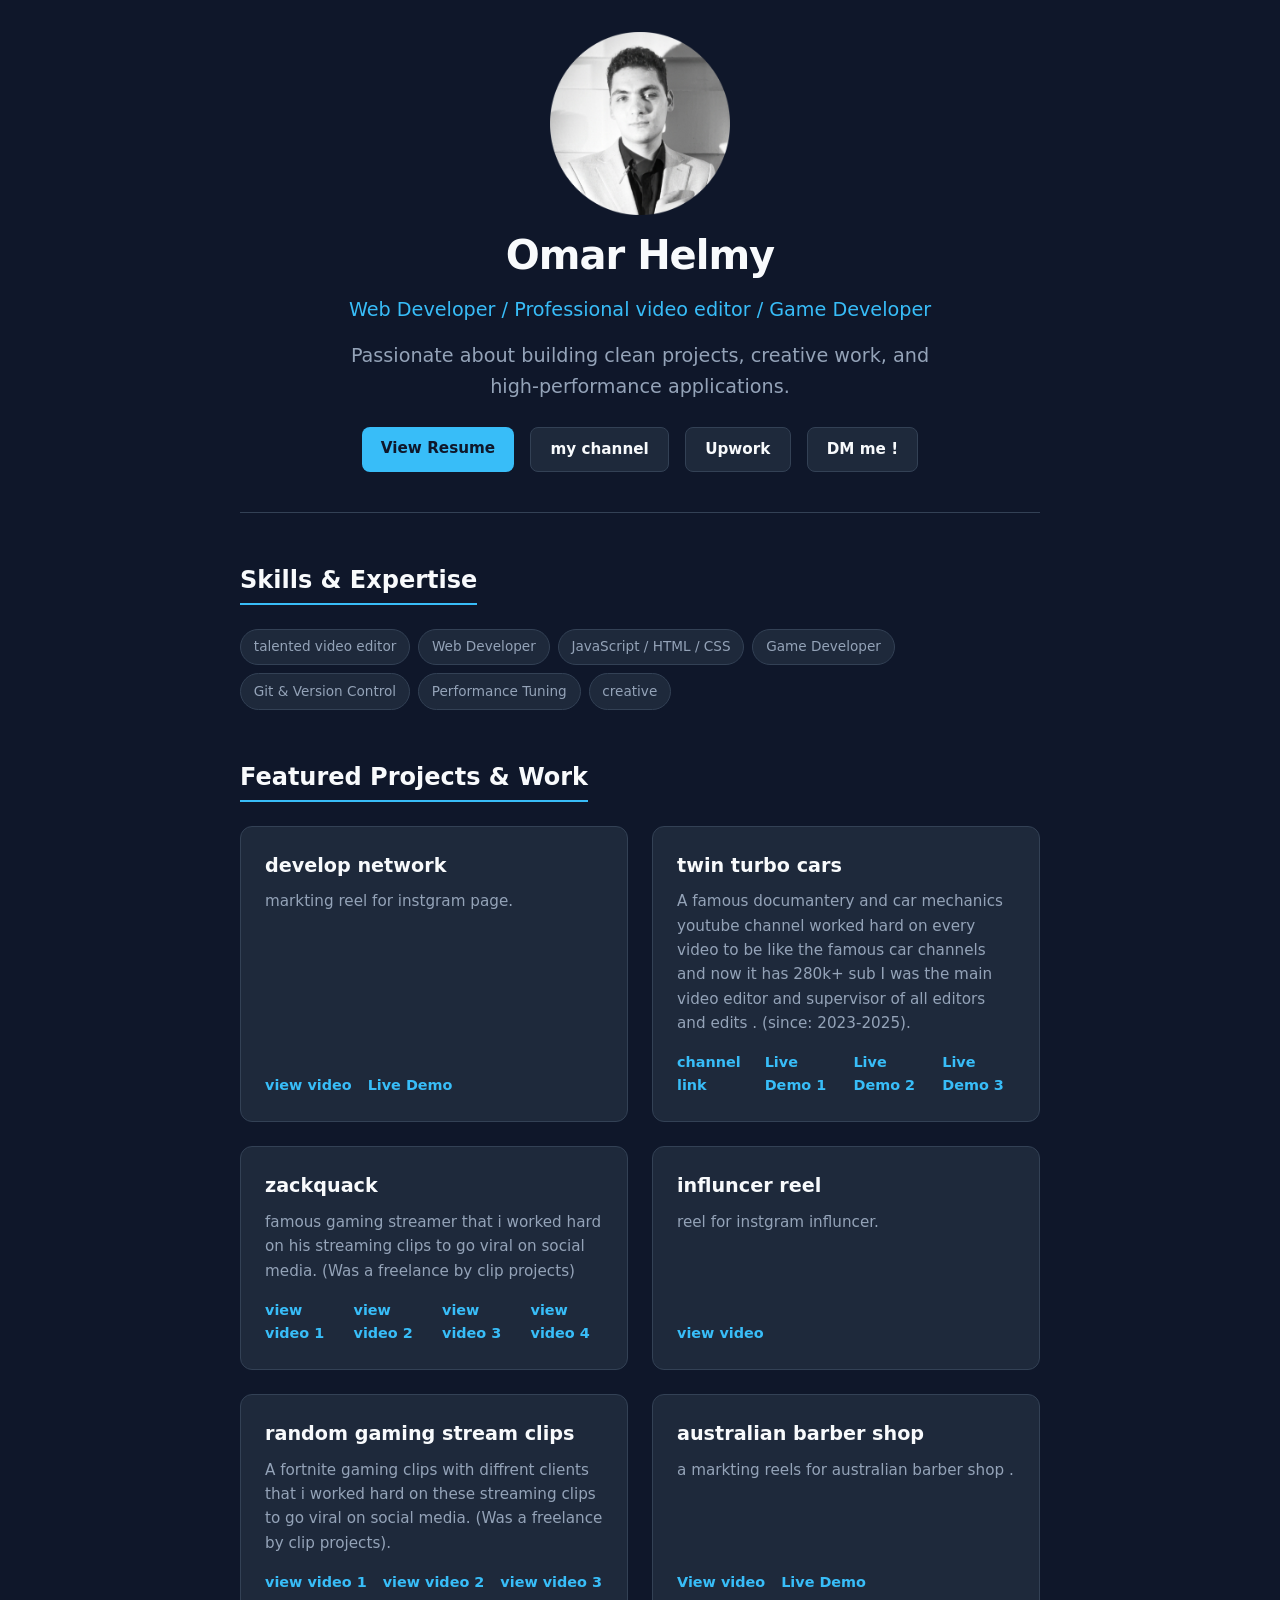
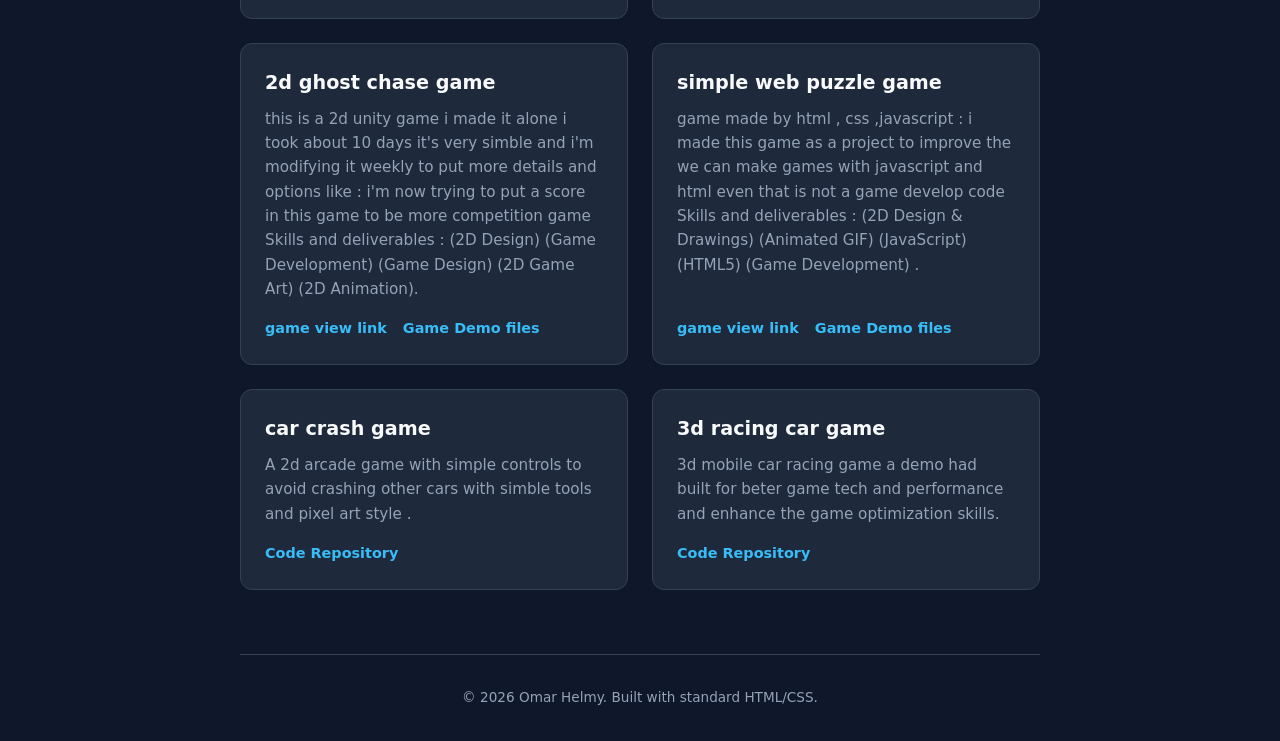
<file: index.HTML>
<!DOCTYPE html>
<html lang="en">
<head>
  <meta charset="UTF-8" />
  <meta name="viewport" content="width=device-width, initial-scale=1.0" />
  <title>Omar Helmy | Portfolio</title>
  <style>
    :root {
      --bg: #0f172a;
      --card-bg: #1e293b;
      --text: #f8fafc;
      --text-muted: #94a3b8;
      --accent: #38bdf8;
      --accent-hover: #0284c7;
      --border: #334155;
    }

    * {
      box-sizing: border-box;
      margin: 0;
      padding: 0;
      font-family: system-ui, -apple-system, BlinkMacSystemFont, 'Segoe UI', Roboto, Oxygen, Ubuntu, Cantarell, sans-serif;
    }

    body {
      background-color: var(--bg);
      color: var(--text);
      line-height: 1.6;
      padding: 2rem 1rem;
    }

    /* GLOBAL FADE IN ANIMATION */
    .fade-in {
      opacity: 0;
      animation: fadeInAnimation ease 2s forwards;
    }

    @keyframes fadeInAnimation {
      0% {
        opacity: 0;
      }
      100% {
        opacity: 1;
      }
    }

    .container {
      max-width: 800px;
      margin: 0 auto;
    }

    header {
      text-align: center;
      padding-bottom: 2.5rem;
      border-bottom: 1px solid var(--border);
    }

    header h1 {
      font-size: 2.5rem;
      color: var(--text);
      letter-spacing: -0.025em;
    }

    header p {
      color: var(--accent);
      font-size: 1.2rem;
      margin-top: 0.5rem;
      font-weight: 500;
    }

    .bio {
      margin-top: 1rem;
      color: var(--text-muted);
      max-width: 600px;
      margin-left: auto;
      margin-right: auto;
    }

    .links {
      display: flex;
      justify-content: center;
      gap: 1rem;
      margin-top: 1.5rem;
      flex-wrap: wrap;
    }

    .btn {
      display: inline-block;
      padding: 0.6rem 1.2rem;
      border-radius: 8px;
      text-decoration: none;
      font-weight: 600;
      font-size: 0.95rem;
      transition: all 0.2s ease;
    }

    .btn-primary {
      background-color: var(--accent);
      color: #0f172a;
    }

    .btn-primary:hover {
      background-color: var(--accent-hover);
      color: #ffffff;
    }

    .btn-outline {
      border: 1px solid var(--border);
      color: var(--text);
      background-color: var(--card-bg);
    }

    .btn-outline:hover {
      border-color: var(--accent);
      color: var(--accent);
    }

    section {
      margin-top: 3rem;
    }

    section h2 {
      font-size: 1.5rem;
      margin-bottom: 1.5rem;
      border-bottom: 2px solid var(--accent);
      display: inline-block;
      padding-bottom: 0.2rem;
    }

    .skills-grid {
      display: flex;
      flex-wrap: wrap;
      gap: 0.5rem;
    }

    .tag {
      background-color: var(--card-bg);
      border: 1px solid var(--border);
      color: var(--text-muted);
      padding: 0.4rem 0.8rem;
      border-radius: 20px;
      font-size: 0.85rem;
    }

    .grid {
      display: grid;
      grid-template-columns: 1fr;
      gap: 1.5rem;
    }

    @media (min-width: 640px) {
      .grid {
        grid-template-columns: repeat(2, 1fr);
      }
    }

    .card {
      background-color: var(--card-bg);
      border: 1px solid var(--border);
      border-radius: 12px;
      padding: 1.5rem;
      display: flex;
      flex-direction: column;
      justify-content: space-between;
      transition: transform 0.2s ease, border-color 0.2s ease;
    }

    .card:hover {
      transform: translateY(-3px);
      border-color: var(--accent);
    }

    .card h3 {
      font-size: 1.2rem;
      margin-bottom: 0.5rem;
    }

    .card p {
      color: var(--text-muted);
      font-size: 0.95rem;
      margin-bottom: 1rem;
    }

    .card-links {
      display: flex;
      gap: 1rem;
    }

    .card-links a {
      color: var(--accent);
      text-decoration: none;
      font-size: 0.9rem;
      font-weight: 600;
    }

    .card-links a:hover {
      text-decoration: underline;
    }

    footer {
      text-align: center;
      margin-top: 4rem;
      padding-top: 2rem;
      border-top: 1px solid var(--border);
      color: var(--text-muted);
      font-size: 0.85rem;
    }
  </style>
</head>
<body>

  <div class="container fade-in">
    <header>
      <img src="w212-01.png" width="180" alt="Omar Helmy Logo">
      <h1>Omar Helmy</h1>
      <p>Web Developer / Professional video editor / Game Developer</p>
      <p class="bio">
        Passionate about building clean projects, creative work, and high-performance applications.
      </p>
      
      <div class="links">
        <a href="https://drive.google.com/file/d/1FkMFPJ9-dBh1YizOAr5qAvYn0ZPwmFPs/view?usp=sharing" class="btn btn-primary" target="_blank">View Resume </a>
        <a href="https://www.youtube.com/@omarhelmy-0" class="btn btn-outline" target="_blank">my channel</a>
        <a href="https://www.upwork.com/freelancers/~017b841b2044f00703" class="btn btn-outline" target="_blank">Upwork</a>
        <a href="https://www.instagram.com/omrhelmyelngar/" class="btn btn-outline">DM me !</a>
      </div>
    </header>

    <section>
      <h2>Skills & Expertise</h2>
      <div class="skills-grid">
        <span class="tag">talented video editor</span>
        <span class="tag">Web Developer</span>
        <span class="tag">JavaScript / HTML / CSS</span>
        <span class="tag">Game Developer</span>
        <span class="tag">Git & Version Control</span>
        <span class="tag">Performance Tuning</span>
        <span class="tag">creative</span>
      </div>
    </section>

    <section>
      <h2>Featured Projects & Work</h2>
      <div class="grid">
        
        <div class="card">
          <div>
            <h3>develop network</h3>
            <p>markting reel for instgram page.</p>
          </div>
          <div class="card-links">
            <a href="https://drive.google.com/file/d/1eQdnyubgHjJ3J0qW77RgUjJQP_Lfu6hq/view?usp=drivesdk" target="_blank">view video</a>
            <a href="https://www.instagram.com/develop.network/?hl=en">Live Demo</a>
          </div>
        </div>

        <div class="card">
          <div>
            <h3>twin turbo cars</h3>
            <p> A famous documantery and car mechanics youtube channel 
              worked hard on every video to be like the famous car channels and now it has 280k+ sub
              I was the main video editor and supervisor of all editors and edits . (since: 2023-2025).</p>
          </div>
          <div class="card-links">
            <a href="https://www.youtube.com/@twinpower99" target="_blank">channel link</a>
            <a href="https://drive.google.com/file/d/1zfM3Nd1utaNhyl3chdixaFzlRlIUUvc_/view?usp=drive_link" target="_blank">Live Demo 1</a>
            <a href="https://drive.google.com/file/d/1qdJTp1oz9x2n8vctiC3D0lXeV-YhBa7O/view?usp=drive_link" target="_blank">Live Demo 2</a>
            <a href="https://drive.google.com/file/d/1n8pcX8iyacbV7N6qSadwAkZNXxN7-uou/view?usp=drive_link" target="_blank">Live Demo 3</a>
          </div>
        </div>

        <div class="card">
          <div>
            <h3>zackquack</h3>
            <p>famous gaming streamer that i worked hard on his streaming clips to go viral on social media.
              (Was a freelance by clip projects)
            </p>
          </div>
          <div class="card-links">
            <a href="https://drive.google.com/file/d/14YsE1p7bypyP1nQF1_Ahy8agz3nOO4H4/view?usp=drive_link" target="_blank">view video 1</a>
            <a href="https://drive.google.com/file/d/1UZ1VYMskuSh0J1qox2_bgxsPUEYmM16V/view?usp=drive_link" target="_blank">view video 2</a>
            <a href="https://drive.google.com/file/d/1cifvLeXtxfS0nD5XrJTSP12poEz9imNK/view?usp=drive_link" target="_blank">view video 3</a>
            <a href="https://drive.google.com/file/d/1Br3RufoF7Cu9D5IvVXr0F-HZpEQp7fdI/view?usp=drive_link" target="_blank">view video 4</a>
          </div>
        </div>

        <div class="card">
          <div>
            <h3>influncer reel</h3>
            <p>reel for instgram influncer.</p>
          </div>
          <div class="card-links">
            <a href="https://drive.google.com/file/d/1vxi5ZAKfh-uBYdCt9gEZDlCUqOqV9vsD/view?usp=sharing" target="_blank">view video</a>
          </div>
        </div>

        <div class="card">
          <div>
            <h3>random gaming stream clips</h3>
            <p>A fortnite gaming clips with diffrent clients that i worked hard on these streaming clips to go viral on social media.
              (Was a freelance by clip projects).</p>
          </div>
          <div class="card-links">
            <a href="https://drive.google.com/file/d/1Jm4XvZKw069_aqNeQv9ZcqXuKnxVix0F/view?usp=drive_link" target="_blank">view video 1</a>
            <a href="https://drive.google.com/file/d/17D4RMhgv36Ow-HBfrgd_uG8dAPmMREO0/view?usp=drive_link" target="_blank">view video 2</a>
            <a href="https://drive.google.com/file/d/1NwQAFMs62sjJp5Gxwr7z_TbUykUr_yh5/view?usp=sharing" target="_blank">view video 3</a>
          </div>
        </div>

        <div class="card">
          <div>
            <h3>australian barber shop </h3>
            <p>a markting reels for australian barber shop .</p>
          </div>
          <div class="card-links">
            <a href="https://drive.google.com/file/d/1u-Ai5iiqJUr97LYFGV6kGp0zz8BA7D3A/view?usp=drive_link" target="_blank">View video</a>
            <a href="https://drive.google.com/file/d/10lMzZoEyoTxB_CEmNVP7hOaP92FLh58f/view?usp=drive_link" target="_blank">Live Demo</a>
          </div>
        </div>

        <div class="card">
          <div>
            <h3>2d ghost chase game</h3>
            <p>this is a 2d unity game i made it alone i took about 10 days
it's very simble and i'm modifying it weekly to put more details and options like : i'm now trying to put a score in this game to be more competition game
Skills and deliverables :

(2D Design)
(Game Development)
(Game Design)
(2D Game Art)
(2D Animation).</p>
          </div>
          <div class="card-links">
            <a href="https://www.upwork.com/freelancers/~017b841b2044f00703?p=1695241696377450496" target="_blank">game view link</a>
            <a href="https://github.com/rtxgt/ghost-chease" target="_blank">Game Demo files</a>
          </div>
        </div>

        <div class="card">
          <div>
            <h3>simple web puzzle game</h3>
            <p>game made by html , css ,javascript :
              i made this game as a project to improve the we can make games with javascript and html even that is not a game develop code
Skills and deliverables : 
(2D Design & Drawings)
(Animated GIF)
(JavaScript)
(HTML5)
(Game Development)


.</p>
          </div>
          <div class="card-links">
            <a href="https://www.upwork.com/freelancers/~017b841b2044f00703?p=1810588690206683136" target="_blank">game view link</a>
            <a href="https://github.com/rtxgt/2d-web-puzzle-game" target="_blank">Game Demo files</a>
          </div>
        </div>

        <div class="card">
          <div>
            <h3>car crash game</h3>
            <p> A 2d arcade game with simple controls to avoid crashing other cars with simble tools and pixel art style .</p>
          </div>
          <div class="card-links">
            <a href="https://github.com/rtxgt/2d-car-crash" target="_blank">Code Repository</a>
            
          </div>
        </div>

        <div class="card">
          <div>
            <h3>3d racing car game</h3>
            <p>3d mobile car racing game a demo had built for beter game tech and performance and enhance the game optimization skills.</p>
          </div>
          <div class="card-links">
            <a href="https://github.com/rtxgt/3d-car-game-demo" target="_blank">Code Repository</a>
            
          </div>
        </div>

      </div>
    </section>

    <footer>
      <p>© 2026 Omar Helmy. Built with standard HTML/CSS.</p>
    </footer>
  </div>

</body>
</html>
</file>
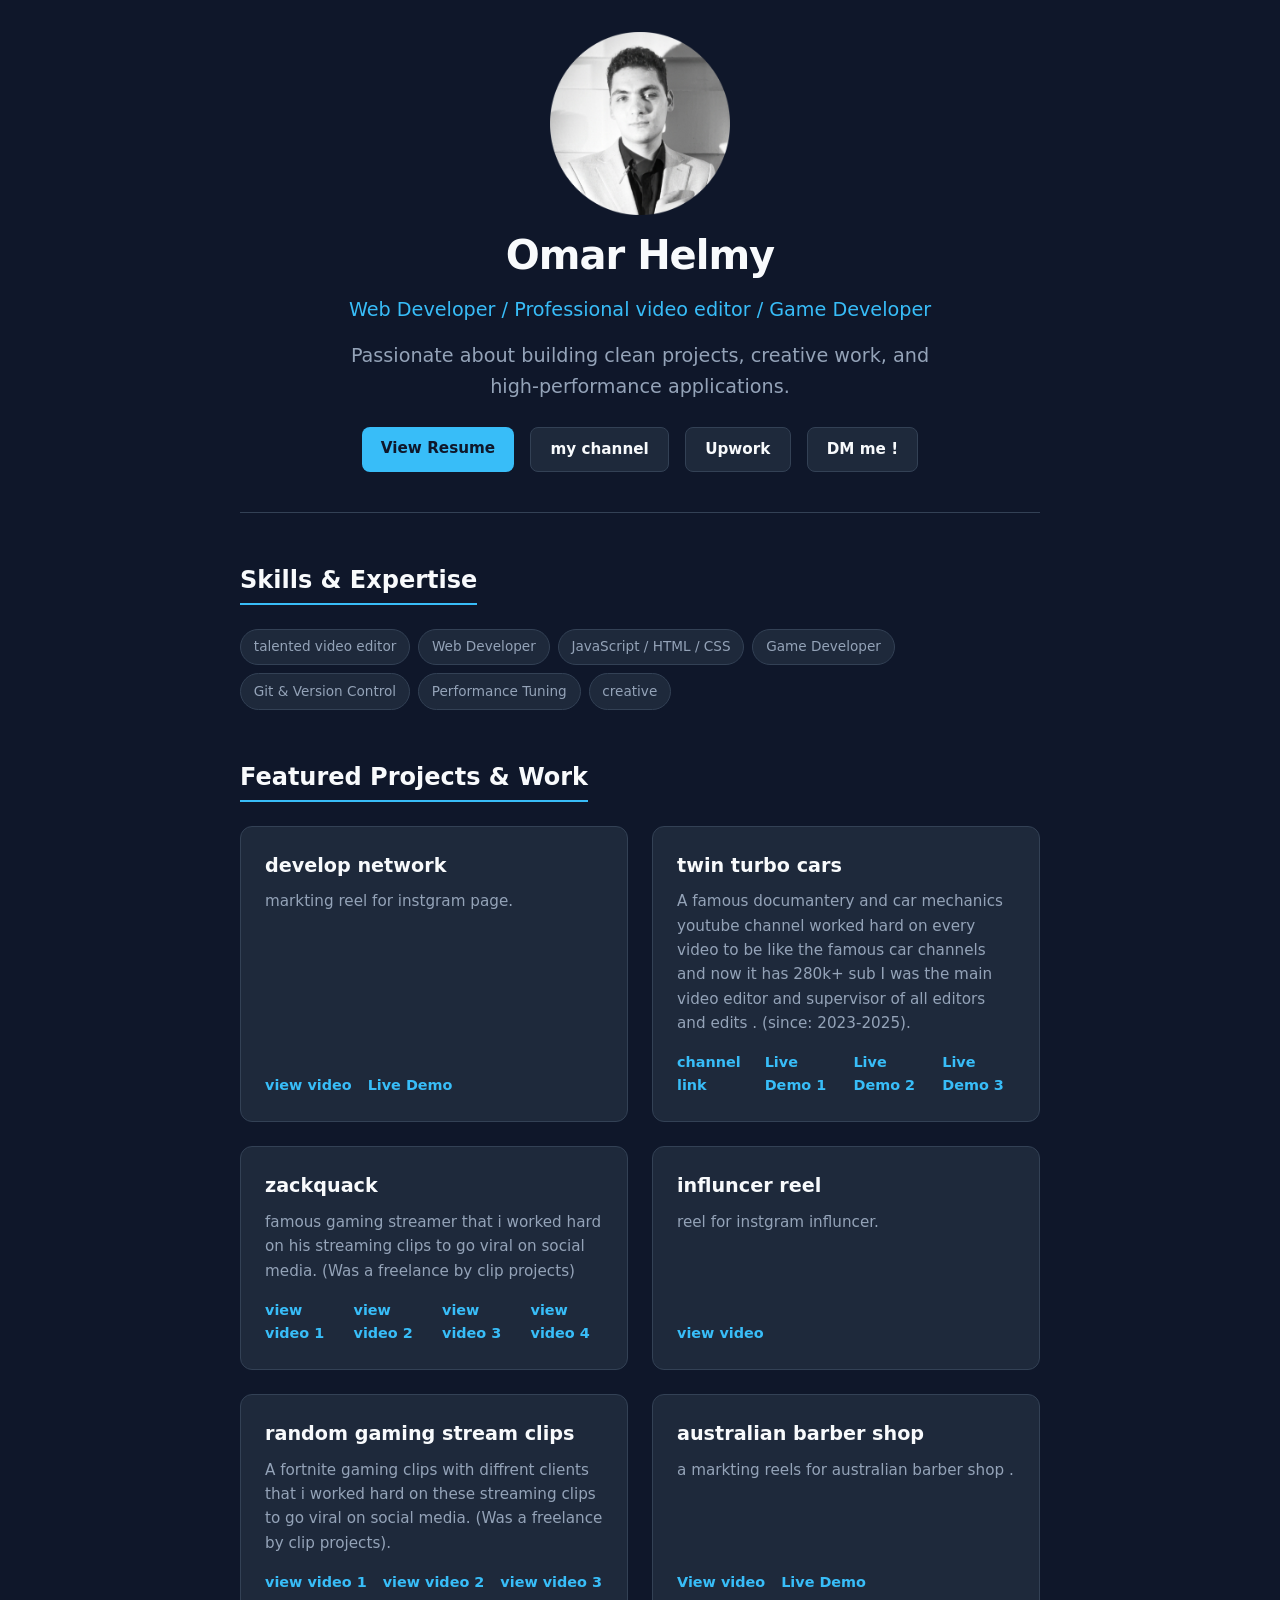
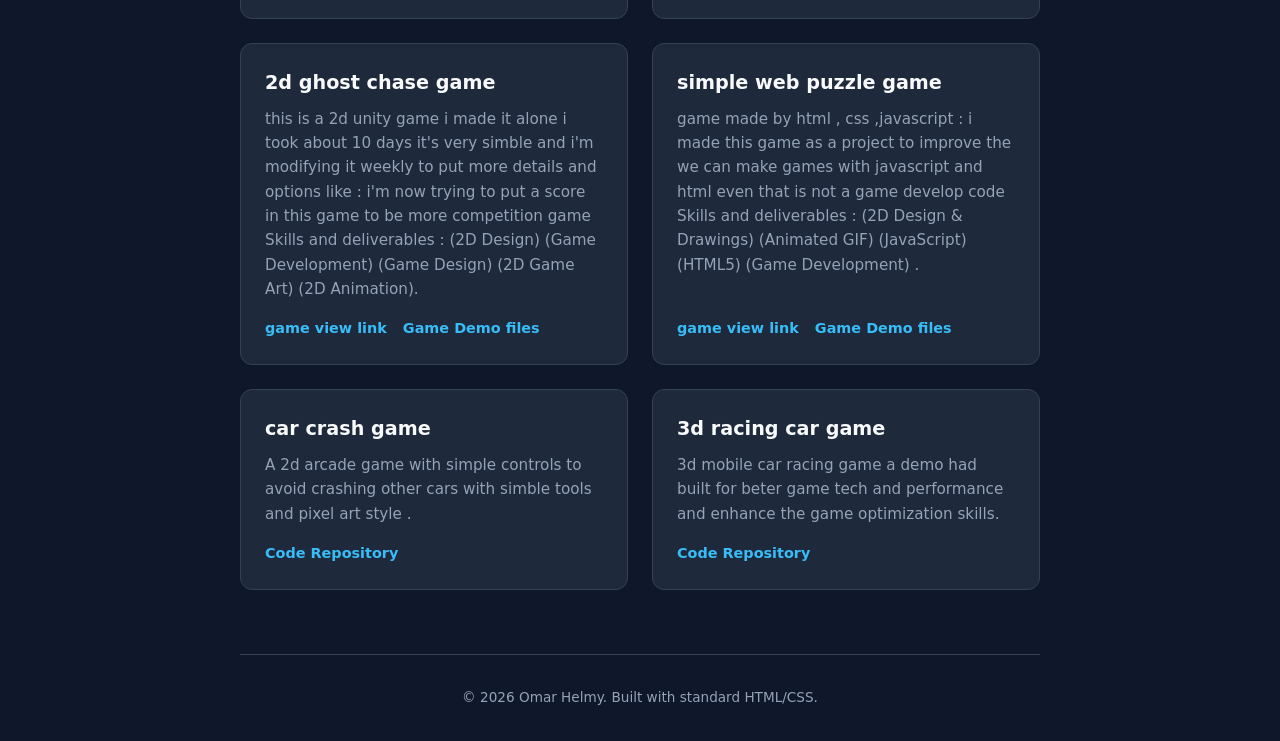
<file: webb2.HTML>
<!DOCTYPE html>
<html lang="en">
<head>
  <meta charset="UTF-8" />
  <meta name="viewport" content="width=device-width, initial-scale=1.0" />
  <title>Omar Helmy | Portfolio</title>
  <style>
    :root {
      --bg: #0f172a;
      --card-bg: #1e293b;
      --text: #f8fafc;
      --text-muted: #94a3b8;
      --accent: #38bdf8;
      --accent-hover: #0284c7;
      --border: #334155;
    }

    * {
      box-sizing: border-box;
      margin: 0;
      padding: 0;
      font-family: system-ui, -apple-system, BlinkMacSystemFont, 'Segoe UI', Roboto, Oxygen, Ubuntu, Cantarell, sans-serif;
    }

    body {
      background-color: var(--bg);
      color: var(--text);
      line-height: 1.6;
      padding: 2rem 1rem;
    }

    /* GLOBAL FADE IN ANIMATION */
    .fade-in {
      opacity: 0;
      animation: fadeInAnimation ease 2s forwards;
    }

    @keyframes fadeInAnimation {
      0% {
        opacity: 0;
      }
      100% {
        opacity: 1;
      }
    }

    .container {
      max-width: 800px;
      margin: 0 auto;
    }

    header {
      text-align: center;
      padding-bottom: 2.5rem;
      border-bottom: 1px solid var(--border);
    }

    header h1 {
      font-size: 2.5rem;
      color: var(--text);
      letter-spacing: -0.025em;
    }

    header p {
      color: var(--accent);
      font-size: 1.2rem;
      margin-top: 0.5rem;
      font-weight: 500;
    }

    .bio {
      margin-top: 1rem;
      color: var(--text-muted);
      max-width: 600px;
      margin-left: auto;
      margin-right: auto;
    }

    .links {
      display: flex;
      justify-content: center;
      gap: 1rem;
      margin-top: 1.5rem;
      flex-wrap: wrap;
    }

    .btn {
      display: inline-block;
      padding: 0.6rem 1.2rem;
      border-radius: 8px;
      text-decoration: none;
      font-weight: 600;
      font-size: 0.95rem;
      transition: all 0.2s ease;
    }

    .btn-primary {
      background-color: var(--accent);
      color: #0f172a;
    }

    .btn-primary:hover {
      background-color: var(--accent-hover);
      color: #ffffff;
    }

    .btn-outline {
      border: 1px solid var(--border);
      color: var(--text);
      background-color: var(--card-bg);
    }

    .btn-outline:hover {
      border-color: var(--accent);
      color: var(--accent);
    }

    section {
      margin-top: 3rem;
    }

    section h2 {
      font-size: 1.5rem;
      margin-bottom: 1.5rem;
      border-bottom: 2px solid var(--accent);
      display: inline-block;
      padding-bottom: 0.2rem;
    }

    .skills-grid {
      display: flex;
      flex-wrap: wrap;
      gap: 0.5rem;
    }

    .tag {
      background-color: var(--card-bg);
      border: 1px solid var(--border);
      color: var(--text-muted);
      padding: 0.4rem 0.8rem;
      border-radius: 20px;
      font-size: 0.85rem;
    }

    .grid {
      display: grid;
      grid-template-columns: 1fr;
      gap: 1.5rem;
    }

    @media (min-width: 640px) {
      .grid {
        grid-template-columns: repeat(2, 1fr);
      }
    }

    .card {
      background-color: var(--card-bg);
      border: 1px solid var(--border);
      border-radius: 12px;
      padding: 1.5rem;
      display: flex;
      flex-direction: column;
      justify-content: space-between;
      transition: transform 0.2s ease, border-color 0.2s ease;
    }

    .card:hover {
      transform: translateY(-3px);
      border-color: var(--accent);
    }

    .card h3 {
      font-size: 1.2rem;
      margin-bottom: 0.5rem;
    }

    .card p {
      color: var(--text-muted);
      font-size: 0.95rem;
      margin-bottom: 1rem;
    }

    .card-links {
      display: flex;
      gap: 1rem;
    }

    .card-links a {
      color: var(--accent);
      text-decoration: none;
      font-size: 0.9rem;
      font-weight: 600;
    }

    .card-links a:hover {
      text-decoration: underline;
    }

    footer {
      text-align: center;
      margin-top: 4rem;
      padding-top: 2rem;
      border-top: 1px solid var(--border);
      color: var(--text-muted);
      font-size: 0.85rem;
    }
  </style>
</head>
<body>

  <div class="container fade-in">
    <header>
      <img src="w212-01.png" width="180" alt="Omar Helmy Logo">
      <h1>Omar Helmy</h1>
      <p>Web Developer / Professional video editor / Game Developer</p>
      <p class="bio">
        Passionate about building clean projects, creative work, and high-performance applications.
      </p>
      
      <div class="links">
        <a href="https://drive.google.com/file/d/1FkMFPJ9-dBh1YizOAr5qAvYn0ZPwmFPs/view?usp=sharing" class="btn btn-primary" target="_blank">View Resume </a>
        <a href="https://www.youtube.com/@omarhelmy-0" class="btn btn-outline" target="_blank">my channel</a>
        <a href="https://www.upwork.com/freelancers/~017b841b2044f00703" class="btn btn-outline" target="_blank">Upwork</a>
        <a href="https://www.instagram.com/omrhelmyelngar/" class="btn btn-outline">DM me !</a>
      </div>
    </header>

    <section>
      <h2>Skills & Expertise</h2>
      <div class="skills-grid">
        <span class="tag">talented video editor</span>
        <span class="tag">Web Developer</span>
        <span class="tag">JavaScript / HTML / CSS</span>
        <span class="tag">Game Developer</span>
        <span class="tag">Git & Version Control</span>
        <span class="tag">Performance Tuning</span>
        <span class="tag">creative</span>
      </div>
    </section>

    <section>
      <h2>Featured Projects & Work</h2>
      <div class="grid">
        
        <div class="card">
          <div>
            <h3>develop network</h3>
            <p>markting reel for instgram page.</p>
          </div>
          <div class="card-links">
            <a href="https://drive.google.com/file/d/1eQdnyubgHjJ3J0qW77RgUjJQP_Lfu6hq/view?usp=drivesdk" target="_blank">view video</a>
            <a href="https://www.instagram.com/develop.network/?hl=en">Live Demo</a>
          </div>
        </div>

        <div class="card">
          <div>
            <h3>twin turbo cars</h3>
            <p> A famous documantery and car mechanics youtube channel 
              worked hard on every video to be like the famous car channels and now it has 280k+ sub
              I was the main video editor and supervisor of all editors and edits . (since: 2023-2025).</p>
          </div>
          <div class="card-links">
            <a href="https://www.youtube.com/@twinpower99" target="_blank">channel link</a>
            <a href="https://drive.google.com/file/d/1zfM3Nd1utaNhyl3chdixaFzlRlIUUvc_/view?usp=drive_link" target="_blank">Live Demo 1</a>
            <a href="https://drive.google.com/file/d/1qdJTp1oz9x2n8vctiC3D0lXeV-YhBa7O/view?usp=drive_link" target="_blank">Live Demo 2</a>
            <a href="https://drive.google.com/file/d/1n8pcX8iyacbV7N6qSadwAkZNXxN7-uou/view?usp=drive_link" target="_blank">Live Demo 3</a>
          </div>
        </div>

        <div class="card">
          <div>
            <h3>zackquack</h3>
            <p>famous gaming streamer that i worked hard on his streaming clips to go viral on social media.
              (Was a freelance by clip projects)
            </p>
          </div>
          <div class="card-links">
            <a href="https://drive.google.com/file/d/14YsE1p7bypyP1nQF1_Ahy8agz3nOO4H4/view?usp=drive_link" target="_blank">view video 1</a>
            <a href="https://drive.google.com/file/d/1UZ1VYMskuSh0J1qox2_bgxsPUEYmM16V/view?usp=drive_link" target="_blank">view video 2</a>
            <a href="https://drive.google.com/file/d/1cifvLeXtxfS0nD5XrJTSP12poEz9imNK/view?usp=drive_link" target="_blank">view video 3</a>
            <a href="https://drive.google.com/file/d/1Br3RufoF7Cu9D5IvVXr0F-HZpEQp7fdI/view?usp=drive_link" target="_blank">view video 4</a>
          </div>
        </div>

        <div class="card">
          <div>
            <h3>influncer reel</h3>
            <p>reel for instgram influncer.</p>
          </div>
          <div class="card-links">
            <a href="https://drive.google.com/file/d/1vxi5ZAKfh-uBYdCt9gEZDlCUqOqV9vsD/view?usp=sharing" target="_blank">view video</a>
          </div>
        </div>

        <div class="card">
          <div>
            <h3>random gaming stream clips</h3>
            <p>A fortnite gaming clips with diffrent clients that i worked hard on these streaming clips to go viral on social media.
              (Was a freelance by clip projects).</p>
          </div>
          <div class="card-links">
            <a href="https://drive.google.com/file/d/1Jm4XvZKw069_aqNeQv9ZcqXuKnxVix0F/view?usp=drive_link" target="_blank">view video 1</a>
            <a href="https://drive.google.com/file/d/17D4RMhgv36Ow-HBfrgd_uG8dAPmMREO0/view?usp=drive_link" target="_blank">view video 2</a>
            <a href="https://drive.google.com/file/d/1NwQAFMs62sjJp5Gxwr7z_TbUykUr_yh5/view?usp=sharing" target="_blank">view video 3</a>
          </div>
        </div>

        <div class="card">
          <div>
            <h3>australian barber shop </h3>
            <p>a markting reels for australian barber shop .</p>
          </div>
          <div class="card-links">
            <a href="https://drive.google.com/file/d/1u-Ai5iiqJUr97LYFGV6kGp0zz8BA7D3A/view?usp=drive_link" target="_blank">View video</a>
            <a href="https://drive.google.com/file/d/10lMzZoEyoTxB_CEmNVP7hOaP92FLh58f/view?usp=drive_link" target="_blank">Live Demo</a>
          </div>
        </div>

        <div class="card">
          <div>
            <h3>2d ghost chase game</h3>
            <p>this is a 2d unity game i made it alone i took about 10 days
it's very simble and i'm modifying it weekly to put more details and options like : i'm now trying to put a score in this game to be more competition game
Skills and deliverables :

(2D Design)
(Game Development)
(Game Design)
(2D Game Art)
(2D Animation).</p>
          </div>
          <div class="card-links">
            <a href="https://www.upwork.com/freelancers/~017b841b2044f00703?p=1695241696377450496" target="_blank">game view link</a>
            <a href="https://github.com/rtxgt/ghost-chease" target="_blank">Game Demo files</a>
          </div>
        </div>

        <div class="card">
          <div>
            <h3>simple web puzzle game</h3>
            <p>game made by html , css ,javascript :
              i made this game as a project to improve the we can make games with javascript and html even that is not a game develop code
Skills and deliverables : 
(2D Design & Drawings)
(Animated GIF)
(JavaScript)
(HTML5)
(Game Development)


.</p>
          </div>
          <div class="card-links">
            <a href="https://www.upwork.com/freelancers/~017b841b2044f00703?p=1810588690206683136" target="_blank">game view link</a>
            <a href="https://github.com/rtxgt/2d-web-puzzle-game" target="_blank">Game Demo files</a>
          </div>
        </div>

        <div class="card">
          <div>
            <h3>car crash game</h3>
            <p> A 2d arcade game with simple controls to avoid crashing other cars with simble tools and pixel art style .</p>
          </div>
          <div class="card-links">
            <a href="https://github.com/rtxgt/2d-car-crash" target="_blank">Code Repository</a>
            
          </div>
        </div>

        <div class="card">
          <div>
            <h3>3d racing car game</h3>
            <p>3d mobile car racing game a demo had built for beter game tech and performance and enhance the game optimization skills.</p>
          </div>
          <div class="card-links">
            <a href="https://github.com/rtxgt/3d-car-game-demo" target="_blank">Code Repository</a>
            
          </div>
        </div>

      </div>
    </section>

    <footer>
      <p>© 2026 Omar Helmy. Built with standard HTML/CSS.</p>
    </footer>
  </div>

</body>
</html>
</file>
